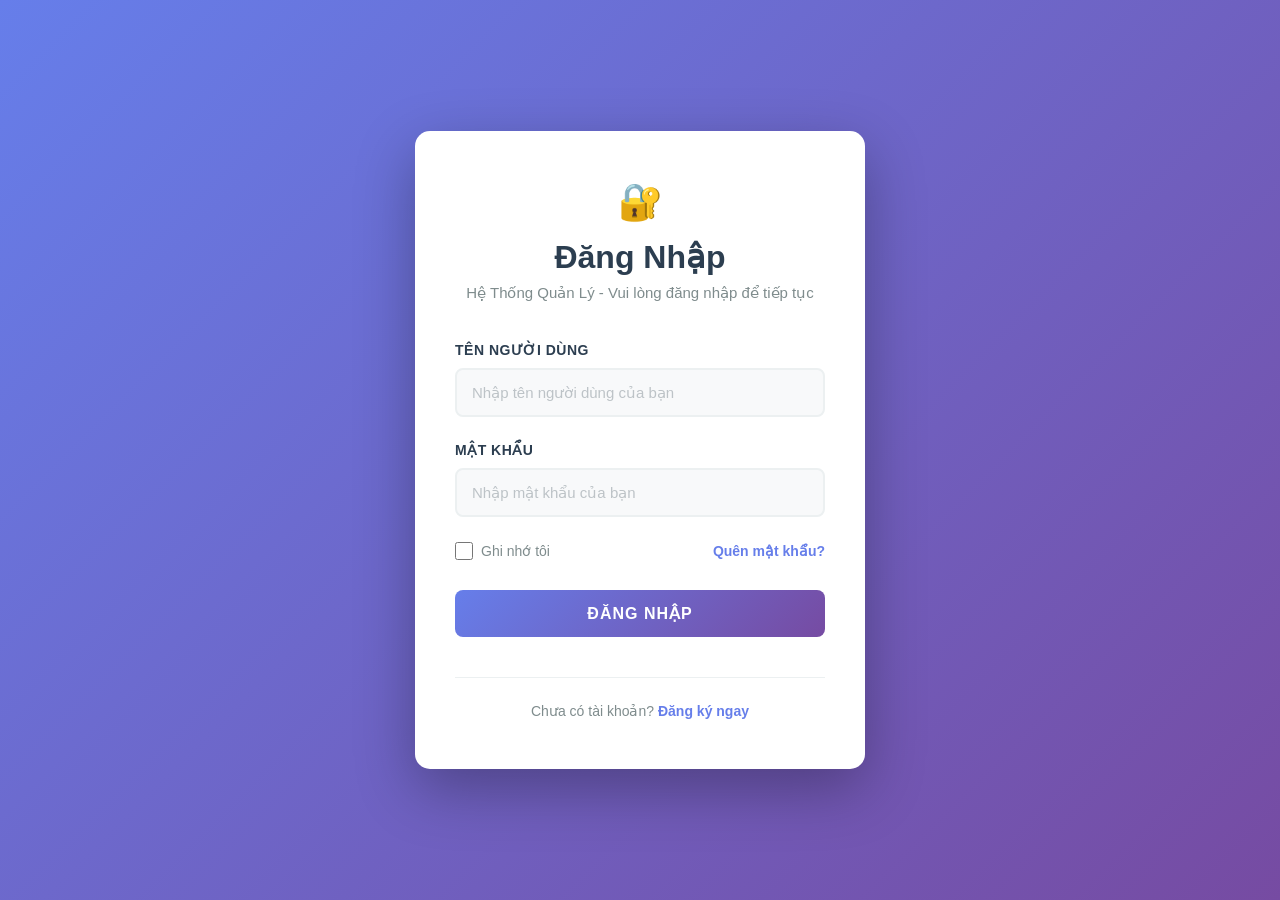
<file: login.html>
<!DOCTYPE html>
<html lang="vi">
<head>
    <meta charset="UTF-8">
    <meta name="viewport" content="width=device-width, initial-scale=1.0">
    <title>Đăng Nhập - Hệ Thống Quản Lý</title>
    <style>
        * {
            margin: 0;
            padding: 0;
            box-sizing: border-box;
        }

        body {
            font-family: 'Segoe UI', Tahoma, Geneva, Verdana, sans-serif;
            background: linear-gradient(135deg, #667eea 0%, #764ba2 100%);
            min-height: 100vh;
            display: flex;
            justify-content: center;
            align-items: center;
            padding: 20px;
        }

        .login-wrapper {
            width: 100%;
            max-width: 450px;
            perspective: 1000px;
        }

        .login-container {
            background: white;
            padding: 50px 40px;
            border-radius: 15px;
            box-shadow: 0 20px 60px rgba(0, 0, 0, 0.3);
            animation: slideUp 0.6s ease;
        }

        @keyframes slideUp {
            from {
                opacity: 0;
                transform: translateY(30px);
            }
            to {
                opacity: 1;
                transform: translateY(0);
            }
        }

        .login-header {
            text-align: center;
            margin-bottom: 40px;
        }

        .logo {
            font-size: 36px;
            margin-bottom: 15px;
        }

        .login-header h1 {
            color: #2c3e50;
            font-size: 32px;
            margin-bottom: 8px;
            font-weight: 700;
        }

        .login-header p {
            color: #7f8c8d;
            font-size: 15px;
            font-weight: 300;
        }

        .form-group {
            margin-bottom: 25px;
            position: relative;
        }

        label {
            display: block;
            margin-bottom: 10px;
            color: #2c3e50;
            font-weight: 600;
            font-size: 14px;
            text-transform: uppercase;
            letter-spacing: 0.5px;
        }

        .input-wrapper {
            position: relative;
        }

        input[type="text"],
        input[type="password"] {
            width: 100%;
            padding: 14px 15px;
            border: 2px solid #ecf0f1;
            border-radius: 8px;
            font-size: 15px;
            transition: all 0.3s ease;
            background: #f8f9fa;
            font-family: inherit;
        }

        input[type="text"]:focus,
        input[type="password"]:focus {
            outline: none;
            border-color: #667eea;
            background: white;
            box-shadow: 0 4px 15px rgba(102, 126, 234, 0.15);
        }

        input[type="text"]::placeholder,
        input[type="password"]::placeholder {
            color: #bdc3c7;
        }

        .error-message {
            color: #e74c3c;
            font-size: 12px;
            margin-top: 8px;
            display: none;
            animation: shake 0.3s ease;
        }

        @keyframes shake {
            0%, 100% { transform: translateX(0); }
            25% { transform: translateX(-5px); }
            75% { transform: translateX(5px); }
        }

        .remember-forgot {
            display: flex;
            justify-content: space-between;
            align-items: center;
            margin-bottom: 30px;
            font-size: 14px;
        }

        .remember-forgot-left {
            display: flex;
            align-items: center;
        }

        .remember-forgot input[type="checkbox"] {
            margin-right: 8px;
            cursor: pointer;
            width: 18px;
            height: 18px;
            accent-color: #667eea;
        }

        .remember-forgot label {
            margin: 0;
            cursor: pointer;
            color: #7f8c8d;
            font-weight: 400;
            text-transform: none;
            letter-spacing: normal;
            font-size: 14px;
        }

        .remember-forgot a {
            color: #667eea;
            text-decoration: none;
            font-weight: 600;
            transition: color 0.3s;
            font-size: 14px;
        }

        .remember-forgot a:hover {
            color: #764ba2;
            text-decoration: underline;
        }

        .btn-login {
            width: 100%;
            padding: 14px;
            background: linear-gradient(135deg, #667eea 0%, #764ba2 100%);
            color: white;
            border: none;
            border-radius: 8px;
            font-size: 16px;
            font-weight: 700;
            cursor: pointer;
            transition: all 0.3s ease;
            text-transform: uppercase;
            letter-spacing: 1px;
            margin-bottom: 15px;
        }

        .btn-login:hover {
            transform: translateY(-2px);
            box-shadow: 0 10px 25px rgba(102, 126, 234, 0.4);
        }

        .btn-login:active {
            transform: translateY(0);
        }

        .success-message {
            color: #27ae60;
            font-size: 14px;
            margin-top: 10px;
            display: none;
            padding: 12px;
            background: #d5f4e6;
            border-radius: 8px;
            border-left: 4px solid #27ae60;
            animation: slideUp 0.3s ease;
        }

        .signup-section {
            text-align: center;
            margin-top: 25px;
            padding-top: 25px;
            border-top: 1px solid #ecf0f1;
            font-size: 14px;
            color: #7f8c8d;
        }

        .signup-section a {
            color: #667eea;
            text-decoration: none;
            font-weight: 700;
            transition: color 0.3s;
        }

        .signup-section a:hover {
            color: #764ba2;
            text-decoration: underline;
        }

        /* Responsive */
        @media (max-width: 480px) {
            .login-container {
                padding: 40px 25px;
            }

            .login-header h1 {
                font-size: 26px;
            }

            .remember-forgot {
                flex-direction: column;
                align-items: flex-start;
                gap: 10px;
            }
        }
    </style>
</head>
<body>
    <div class="login-wrapper">
        <div class="login-container">
            <div class="login-header">
                <div class="logo">🔐</div>
                <h1>Đăng Nhập</h1>
                <p>Hệ Thống Quản Lý - Vui lòng đăng nhập để tiếp tục</p>
            </div>

            <form id="loginForm">
                <div class="form-group">
                    <label for="username">Tên Người Dùng</label>
                    <div class="input-wrapper">
                        <input 
                            type="text" 
                            id="username" 
                            name="username" 
                            placeholder="Nhập tên người dùng của bạn" 
                            required
                        >
                    </div>
                    <div class="error-message" id="usernameError"></div>
                </div>

                <div class="form-group">
                    <label for="password">Mật Khẩu</label>
                    <div class="input-wrapper">
                        <input 
                            type="password" 
                            id="password" 
                            name="password" 
                            placeholder="Nhập mật khẩu của bạn" 
                            required
                        >
                    </div>
                    <div class="error-message" id="passwordError"></div>
                </div>

                <div class="remember-forgot">
                    <div class="remember-forgot-left">
                        <input type="checkbox" name="remember" id="remember">
                        <label for="remember">Ghi nhớ tôi</label>
                    </div>
                    <a href="#forgot-password">Quên mật khẩu?</a>
                </div>

                <button type="submit" class="btn-login">Đăng Nhập</button>
                <div class="success-message" id="successMessage"></div>
            </form>

            <div class="signup-section">
                Chưa có tài khoản? <a href="signup.html">Đăng ký ngay</a>
            </div>
        </div>
    </div>

<script>
const loginForm = document.getElementById('loginForm');
// DANH SÁCH TÀI KHOẢN
const ACCOUNTS = [
    { username: 'vanhai', password: '123456', role: 'admin' },
    { username: '1', password: '111111', role: '1' },
    { username: '2', password: '222222', role: '2' }
];

loginForm.addEventListener('submit', (e) => {
    e.preventDefault();

    const usernameInput = document.getElementById('username');
    const passwordInput = document.getElementById('password');

    const username = usernameInput.value.trim();
    const password = passwordInput.value.trim();

    // Reset lỗi
    document.getElementById('usernameError').style.display = 'none';
    document.getElementById('passwordError').style.display = 'none';

    // Tìm tài khoản khớp
    const user = ACCOUNTS.find(
        acc => acc.username === username && acc.password === password
    );

    if (user) {
        // Login thành công
        localStorage.setItem('isLoggedIn', 'true');
        localStorage.setItem('username', user.username);
        localStorage.setItem('role', user.role);

        window.location.replace('index.html');
    } else {
        // Sai tài khoản hoặc mật khẩu
        document.getElementById('passwordError').textContent =
            'Tên đăng nhập hoặc mật khẩu không chính xác';
        document.getElementById('passwordError').style.display = 'block';

        passwordInput.focus();
        passwordInput.select();
    }
});
</script>
</body>
</html>
</file>
